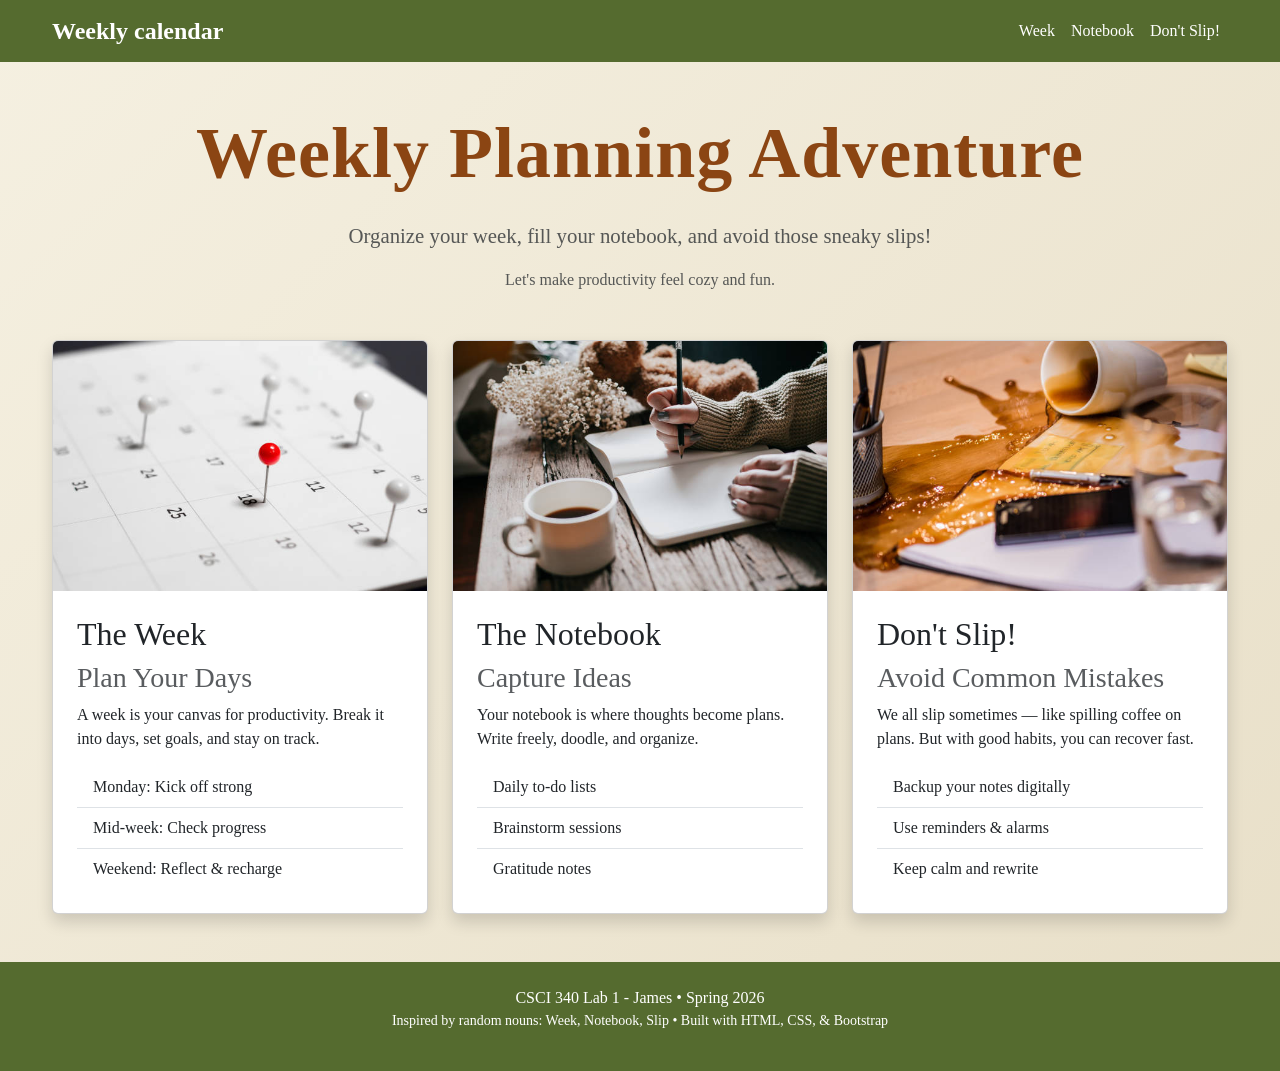
<file: csci340lab1/Index.html>
<!DOCTYPE html>
<html lang="en">
<head>
    <meta charset="UTF-8">
    <meta name="viewport" content="width=device-width, initial-scale=1.0">
    <title>Weekly Planning: Week, Slip, Notebook</title>
    
    <!--Made sure to use Bootstrap 5 CSS CDN -->
    <link href="https://cdn.jsdelivr.net/npm/bootstrap@5.3.3/dist/css/bootstrap.min.css" rel="stylesheet" integrity="sha384-QWTKZyjpPEjISv5WaRU9OFeRpok6YctnYmDr5pNlyT2bRjXh0JMhjY6hW+ALEwIH" crossorigin="anonymous">
    
    <!-- Made sure to use Google Fonts: Merriweather for body, Playfair Display for headings -->
    <link rel="preconnect" href="https://fonts.googleapis.com">
    <link rel="preconnect" href="https://fonts.gstatic.com" crossorigin>
    <link href="https://fonts.googleapis.com/css2?family=Merriweather:wght@400;700&family=Playfair+Display:wght@400;700&display=swap" rel="stylesheet">
    
    
    <link rel="stylesheet" href="style.css">
</head>
<body class="bg-beige">

    <!-- Navbar -->
    <nav class="navbar navbar-expand-lg navbar-dark bg-olive">
        <div class="container">
            <a class="navbar-brand fw-bold" href="#">Weekly calendar</a>
            <button class="navbar-toggler" type="button" data-bs-toggle="collapse" data-bs-target="#navbarNav" aria-controls="navbarNav" aria-expanded="false" aria-label="Toggle navigation">
                <span class="navbar-toggler-icon"></span>
            </button>
            <div class="collapse navbar-collapse" id="navbarNav">
                <ul class="navbar-nav ms-auto">
                    <li class="nav-item"><a class="nav-link" href="#week">Week</a></li>
                    <li class="nav-item"><a class="nav-link" href="#notebook">Notebook</a></li>
                    <li class="nav-item"><a class="nav-link" href="#slip">Don't Slip!</a></li>
                </ul>
            </div>
        </div>
    </nav>

    <!-- Hero Section -->
    <div class="container my-5 text-center">
        <h1 class="display-4 fw-bold text-brown">Weekly Planning Adventure</h1>
        <p class="lead text-muted mt-4">
            Organize your <strong>week</strong>, fill your <strong>notebook</strong>, and avoid those sneaky <strong>slips</strong>!
        </p>
        <p class="text-muted">Let's make productivity feel cozy and fun.</p>
    </div>
        <!-- Main Content: Three Cards in a Row -->
    <div class="container my-5">
        <div class="row g-4">

            <!-- Card 1: Week -->
            <div class="col-md-4">
                <div class="card h-100 shadow">
                    <img src="WeekPinned.jpg" class="card-img-top" alt="A cozy weekly calendar planner on a wooden desk with natural light" style="height: 250px; object-fit: cover;">
                    <div class="card-body p-4">
                        <h2 class="card-title text-brown">The Week</h2>
                        <h3 class="text-muted">Plan Your Days</h3>
                        <p class="card-text">A week is your canvas for productivity. Break it into days, set goals, and stay on track.</p>
                        <ul class="list-group list-group-flush">
                            <li class="list-group-item">Monday: Kick off strong</li>
                            <li class="list-group-item">Mid-week: Check progress</li>
                            <li class="list-group-item">Weekend: Reflect & recharge</li>
                        </ul>
                    </div>
                </div>
            </div>

            <!-- Card 2: Notebook -->
            <div class="col-md-4">
                <div class="card h-100 shadow">
                    <img src="OpenNotebookwithWrittenNotes.jpg" class="card-img-top" alt="An open notebook with handwritten notes and a pen on a cozy desk" style="height: 250px; object-fit: cover;">
                    <div class="card-body p-4">
                        <h2 class="card-title text-brown">The Notebook</h2>
                        <h3 class="text-muted">Capture Ideas</h3>
                        <p class="card-text">Your notebook is where thoughts become plans. Write freely, doodle, and organize.</p>
                        <ul class="list-group list-group-flush">
                            <li class="list-group-item">Daily to-do lists</li>
                            <li class="list-group-item">Brainstorm sessions</li>
                            <li class="list-group-item">Gratitude notes</li>
                        </ul>
                    </div>
                </div>
            </div>

            <!-- Card 3: Slip (Don't Slip Up!) -->
            <div class="col-md-4">
                <div class="card h-100 shadow">
                    <img src="SpilledCoffee.jpg" class="card-img-top" alt="Spilled coffee on an open notebook and planner pages, messy desk accident" style="height: 250px; object-fit: cover;">
                    <div class="card-body p-4">
                        <h2 class="card-title text-brown">Don't Slip!</h2>
                        <h3 class="text-muted">Avoid Common Mistakes</h3>
                        <p class="card-text">We all slip sometimes — like spilling coffee on plans. But with good habits, you can recover fast.</p>
                        <ul class="list-group list-group-flush">
                            <li class="list-group-item">Backup your notes digitally</li>
                            <li class="list-group-item">Use reminders & alarms</li>
                            <li class="list-group-item">Keep calm and rewrite</li>
                        </ul>
                    </div>
                </div>
            </div>

        </div>
    </div>

   
<footer class="bg-olive text-white text-center py-4 mt-5">
    <div class="container">
        <p class="mb-0">CSCI 340 Lab 1 - James • Spring 2026</p>
        <p class="small">Inspired by random nouns: Week, Notebook, Slip • Built with HTML, CSS, & Bootstrap</p>
    </div>
</footer>

    

    <!-- Bootstrap JS CDN (for navbar toggle on mobile) I remember Dr.Goadrich stating these needed to be mobile friendly -->
    <script src="https://cdn.jsdelivr.net/npm/bootstrap@5.3.3/dist/js/bootstrap.bundle.min.js" integrity="sha384-YvpcrYf0tY3lHB60NNkmXc5s9fDVZLESaAA55NDzOxhy9GkcIdslK1eN7N6jIeHz" crossorigin="anonymous"></script>
</body>
</html>
</file>
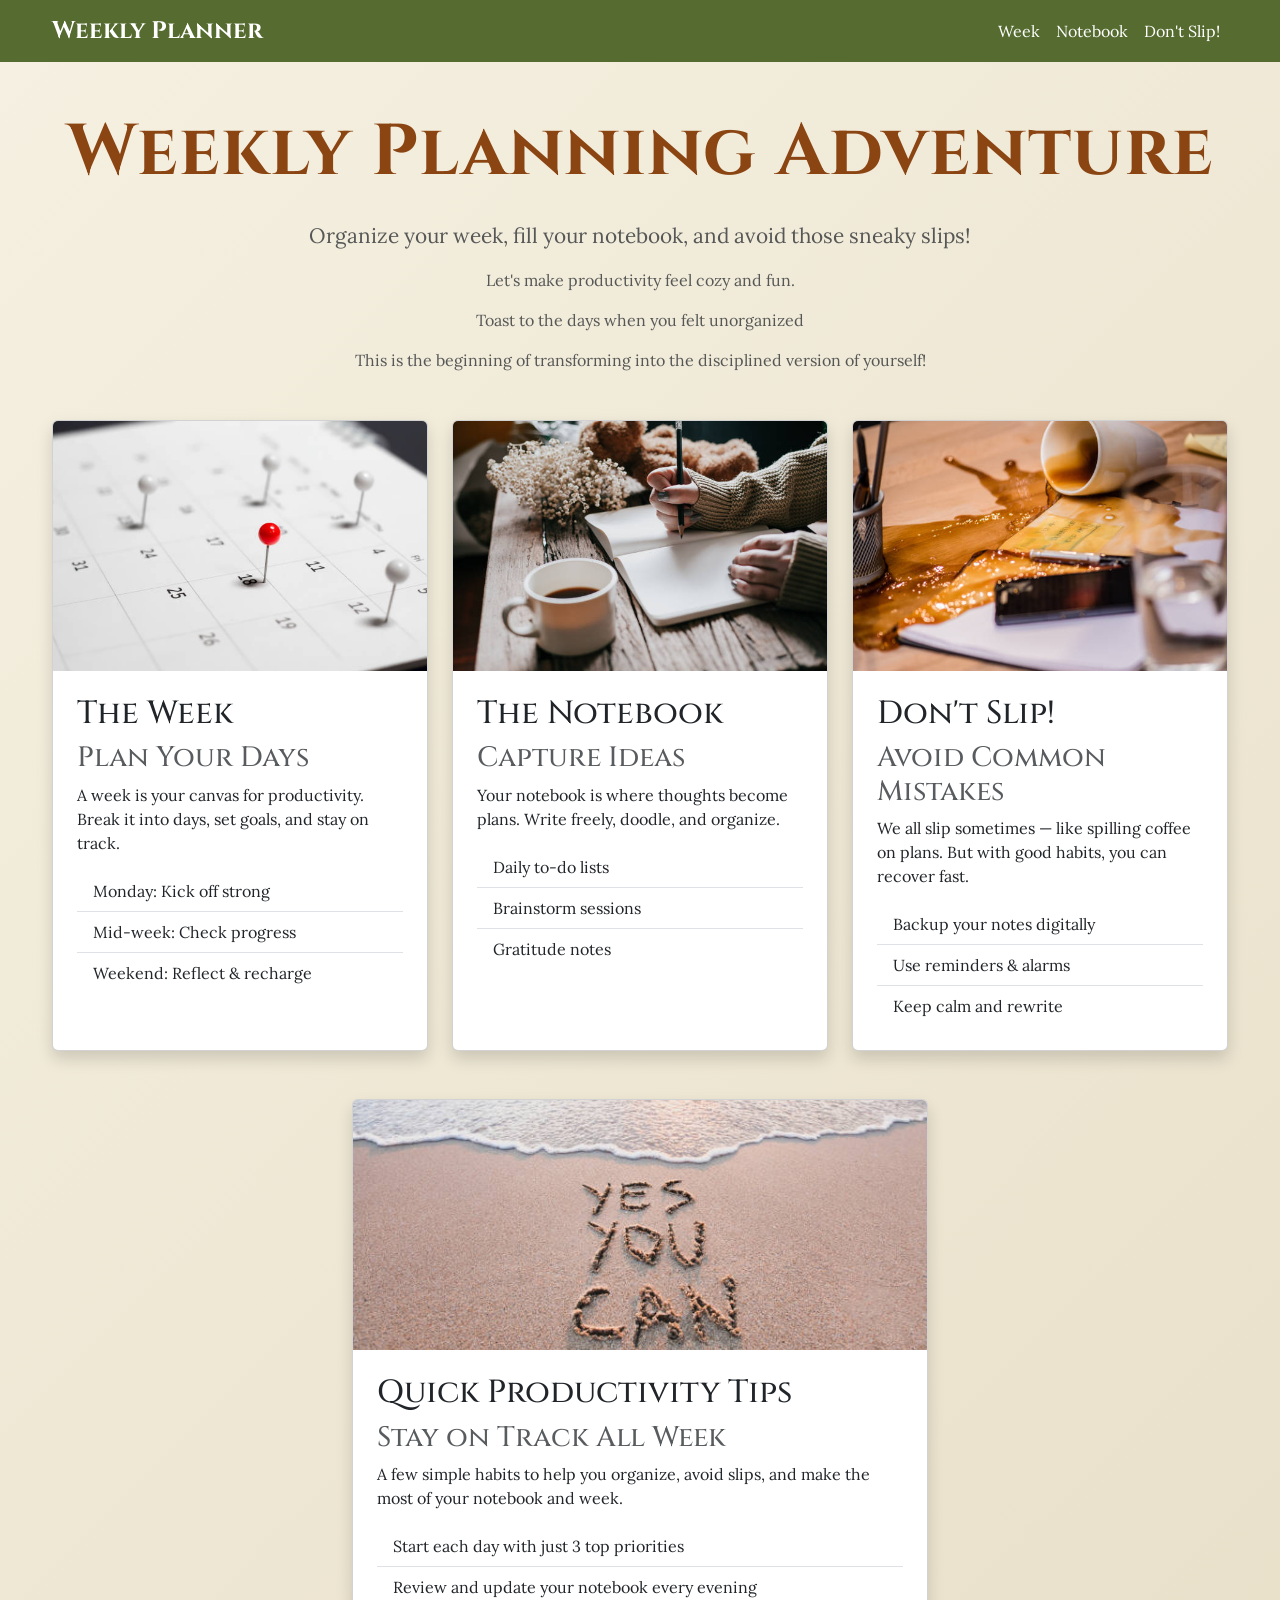
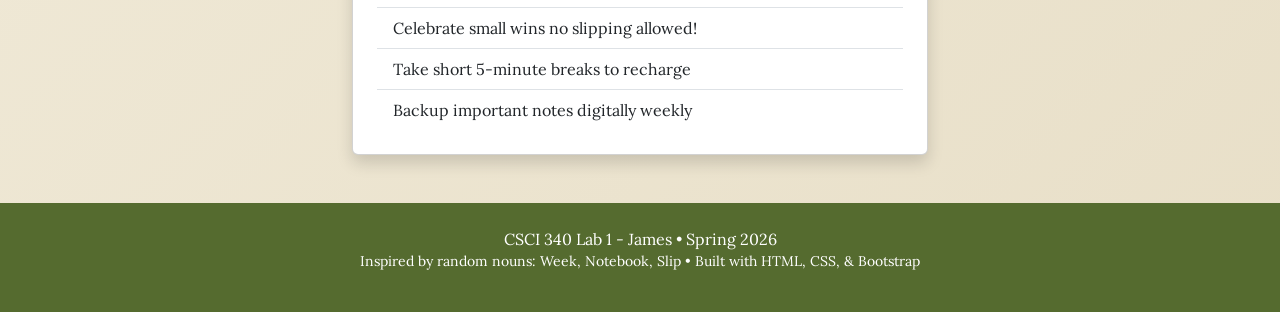
<file: csci340lab1/index.html>
<!DOCTYPE html>
<html lang="en">
<head>
    <meta charset="UTF-8">
    <meta name="viewport" content="width=device-width, initial-scale=1.0">
    <title>Weekly Planning: Week, Slip, Notebook</title>
    
    <!--Made sure to use Bootstrap 5 CSS CDN -->
    <link href="https://cdn.jsdelivr.net/npm/bootstrap@5.3.3/dist/css/bootstrap.min.css" rel="stylesheet" integrity="sha384-QWTKZyjpPEjISv5WaRU9OFeRpok6YctnYmDr5pNlyT2bRjXh0JMhjY6hW+ALEwIH" crossorigin="anonymous">
    
    <!-- Made sure to use Google Fonts: Merriweather for body, Playfair Display for headings -->
   <!-- New Google Fonts -->
    <link rel="preconnect" href="https://fonts.googleapis.com">
    <link rel="preconnect" href="https://fonts.gstatic.com" crossorigin>
    <link href="https://fonts.googleapis.com/css2?family=Cinzel:wght@500;700&family=Lora:wght@400;500;700&display=swap" rel="stylesheet">
    
    
    <link rel="stylesheet" href="style.css">
</head>
<body class="bg-beige">

    <!-- Navbar -->
    <nav class="navbar navbar-expand-lg navbar-dark bg-olive">
        <div class="container">
            <a class="navbar-brand fw-bold" href="#">Weekly Planner</a>
            <button class="navbar-toggler" type="button" data-bs-toggle="collapse" data-bs-target="#navbarNav" aria-controls="navbarNav" aria-expanded="false" aria-label="Toggle navigation">
                <span class="navbar-toggler-icon"></span>
            </button>
            <div class="collapse navbar-collapse" id="navbarNav">
                <ul class="navbar-nav ms-auto">
                    <li class="nav-item"><a class="nav-link" href="#week">Week</a></li>
                    <li class="nav-item"><a class="nav-link" href="#notebook">Notebook</a></li>
                    <li class="nav-item"><a class="nav-link" href="#slip">Don't Slip!</a></li>
                </ul>
            </div>
        </div>
    </nav>

    <!-- Hero Section -->
    <div class="container my-5 text-center">
        <h1 class="display-4 fw-bold text-brown">Weekly Planning Adventure</h1>
        <p class="lead text-muted mt-4">
            Organize your <strong>week</strong>, fill your <strong>notebook</strong>, and avoid those sneaky <strong>slips</strong>!
        </p>
        <p class="text-muted">Let's make productivity feel cozy and fun.</p>
        <p class="text-muted">Toast to the days when you felt unorganized</p>
        <p class="text-muted">This is the beginning of transforming into the disciplined version of yourself!</p>

    </div>
        <!-- Main Content: Three Cards in a Row -->
    <div class="container my-5">
        <div class="row g-4">

            <!-- Card 1: Week -->
            <div class="col-md-4">
                <div class="card h-100 shadow">
                    <img src="WeekPinned.jpg" class="card-img-top" alt="A cozy weekly calendar planner on a wooden desk with natural light" style="height: 250px; object-fit: cover;">
                    <div class="card-body p-4">
                        <h2 class="card-title text-brown">The Week</h2>
                        <h3 class="text-muted">Plan Your Days</h3>
                        <p class="card-text">A week is your canvas for productivity. Break it into days, set goals, and stay on track.</p>
                        <ul class="list-group list-group-flush">
                            <li class="list-group-item">Monday: Kick off strong</li>
                            <li class="list-group-item">Mid-week: Check progress</li>
                            <li class="list-group-item">Weekend: Reflect & recharge</li>
                        </ul>
                    </div>
                </div>
            </div>

            <!-- Card 2: Notebook -->
            <div class="col-md-4">
                <div class="card h-100 shadow">
                    <img src="OpenNotebookwithWrittenNotes.jpg" class="card-img-top" alt="An open notebook with handwritten notes and a pen on a cozy desk" style="height: 250px; object-fit: cover;">
                    <div class="card-body p-4">
                        <h2 class="card-title text-brown">The Notebook</h2>
                        <h3 class="text-muted">Capture Ideas</h3>
                        <p class="card-text">Your notebook is where thoughts become plans. Write freely, doodle, and organize.</p>
                        <ul class="list-group list-group-flush">
                            <li class="list-group-item">Daily to-do lists</li>
                            <li class="list-group-item">Brainstorm sessions</li>
                            <li class="list-group-item">Gratitude notes</li>
                        </ul>
                    </div>
                </div>
            </div>

            <!-- Card 3: Slip (Don't Slip Up!) -->
            <div class="col-md-4">
                <div class="card h-100 shadow">
                    <img src="SpilledCoffee.jpg" class="card-img-top" alt="Spilled coffee on an open notebook and planner pages, messy desk accident" style="height: 250px; object-fit: cover;">
                    <div class="card-body p-4">
                        <h2 class="card-title text-brown">Don't Slip!</h2>
                        <h3 class="text-muted">Avoid Common Mistakes</h3>
                        <p class="card-text">We all slip sometimes — like spilling coffee on plans. But with good habits, you can recover fast.</p>
                        <ul class="list-group list-group-flush">
                            <li class="list-group-item">Backup your notes digitally</li>
                            <li class="list-group-item">Use reminders & alarms</li>
                            <li class="list-group-item">Keep calm and rewrite</li>
                        </ul>
                    </div>
                </div>
            </div>

        </div>
    </div>

    <!-- New Quick Tips Card (Motivation!) -->
<div class="container my-5">
    <div class="row g-4 justify-content-center">
        <div class="col-md-8 col-lg-6">  
            <div class="card h-100 shadow">
                <img src="Motivation.jpg" class="card-img-top" alt="Cozy motivational desk setup with planner, coffee, notebook, and plants" style="height: 250px; object-fit: cover;">
                <div class="card-body p-4">
                    <h2 class="card-title text-brown">Quick Productivity Tips</h2>
                    <h3 class="text-muted">Stay on Track All Week</h3>
                    <p class="card-text">A few simple habits to help you organize, avoid slips, and make the most of your notebook and week.</p>
                    <ul class="list-group list-group-flush">
                        <li class="list-group-item">Start each day with just 3 top priorities</li>
                        <li class="list-group-item">Review and update your notebook every evening</li>
                        <li class="list-group-item">Celebrate small wins no slipping allowed!</li>
                        <li class="list-group-item">Take short 5-minute breaks to recharge</li>
                        <li class="list-group-item">Backup important notes digitally weekly</li>
                    </ul>
                </div>
            </div>
        </div>
    </div>
</div>


      


   
<footer class="bg-olive text-white text-center py-4 mt-5">
    <div class="container">
        <p class="mb-0">CSCI 340 Lab 1 - James • Spring 2026</p>
        <p class="small">Inspired by random nouns: Week, Notebook, Slip • Built with HTML, CSS, & Bootstrap</p>
    </div>
</footer>

    

    <!-- Bootstrap JS CDN (for navbar toggle on mobile) I remember Dr.Goadrich stating these needed to be mobile friendly -->
    <script src="https://cdn.jsdelivr.net/npm/bootstrap@5.3.3/dist/js/bootstrap.bundle.min.js" integrity="sha384-YvpcrYf0tY3lHB60NNkmXc5s9fDVZLESaAA55NDzOxhy9GkcIdslK1eN7N6jIeHz" crossorigin="anonymous"></script>
</body>
</html>
</file>
<file: csci340lab1/style.css>
/* style.css - My Aesthetically Earth Tone Theme for Weekly Planner */


:root {
    --olive: #556B2F;       /* Forest olive green */
    --brown: #8B4513;       /* Warm saddle brown */
    --beige: #F5F5DC;       /* Soft antique white/beige paper */
    --light-tan:#E0D4B7; /* Tan accent for hover/muted text */
}


body {
    background: linear-gradient(135deg, #f5f0e1 0%, #e8dfc8 100%);
    font-family: 'Lora', serif;
    color: #2F2F2F;
    min-height: 100vh; /* Makes sure gradient fills full height */
}


h1, h2, h3, .navbar-brand {
    font-family: 'Cinzel', serif;
}


.bg-olive {
    background-color: var(--olive) !important;
}

.navbar-dark .navbar-nav .nav-link {
    color: white !important;
}

.navbar-dark .navbar-nav .nav-link:hover {
    color: var(--light-brown) !important;
}

.navbar-brand {
    color: white !important;
    font-size: 1.5rem;
}


.display-4 {
    color: var(--brown) !important;
    font-size: 4.5rem; /* Larger font size for emphasis */
    letter-spacing: 1px;
}

.lead {
    font-size: 1.3rem;
}


.container {
    max-width: 1200px; 
}

.my-5 {
    margin-top: 3rem !important;
    margin-bottom: 3rem !important;
}


.card {
    transition: transform 0.3s ease, box-shadow 0.3s ease;
}

.card:hover {
    transform: translateY(-5px);
    box-shadow: 0 10px 20px rgba(0,0,0,0.15);
}
</file>
